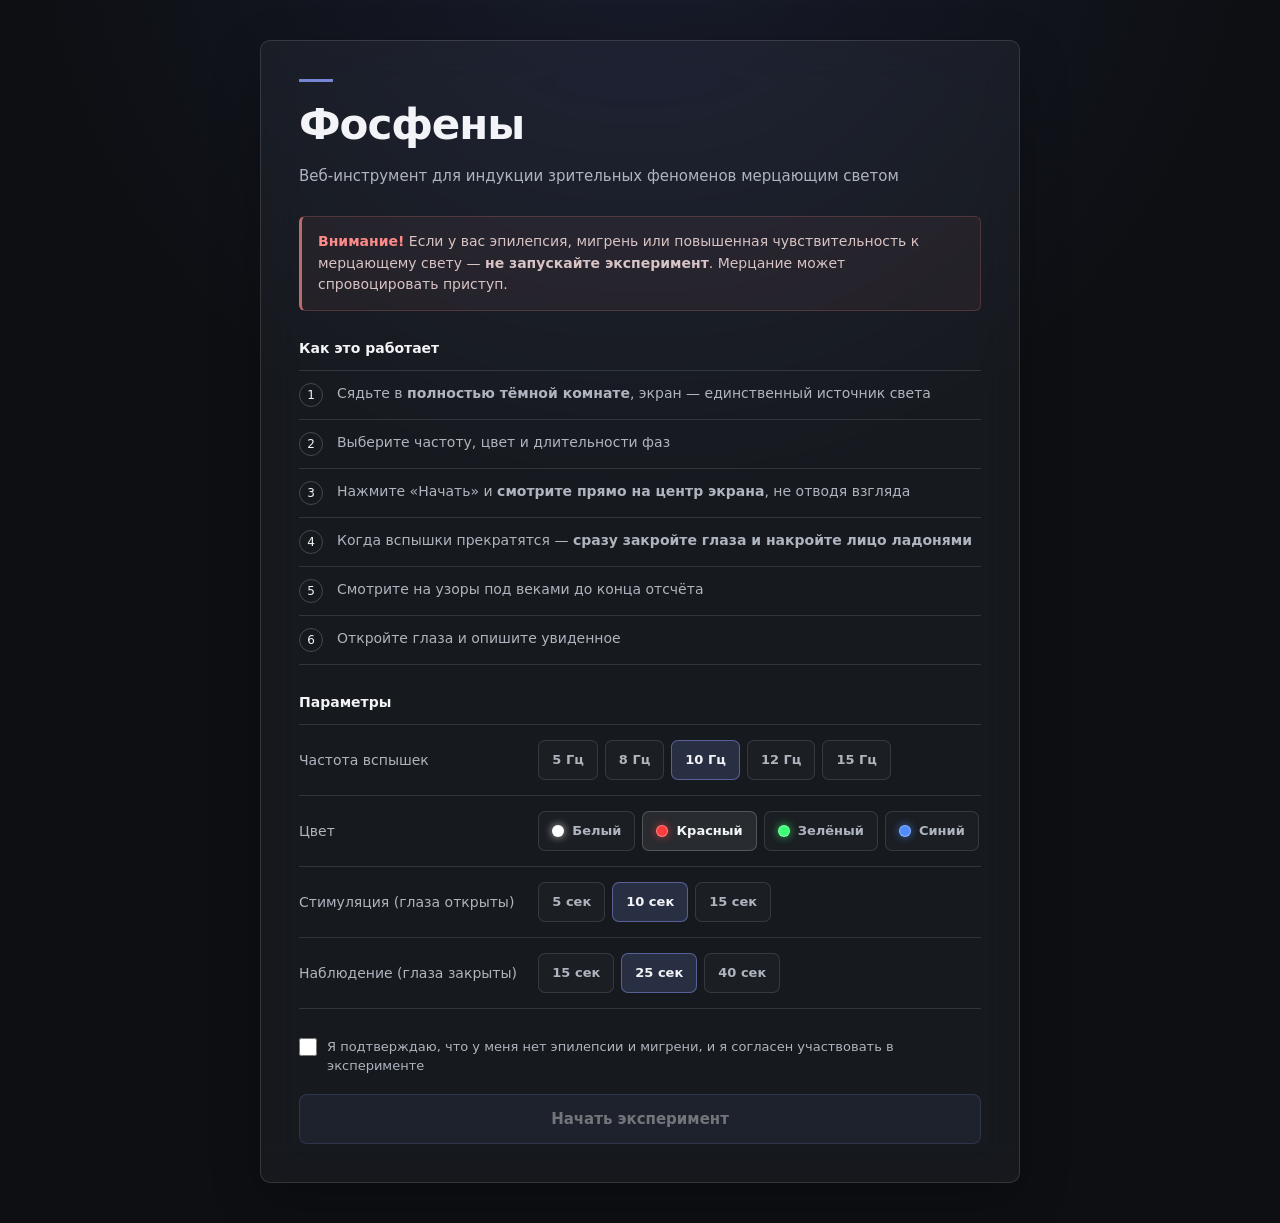
<file: index.html>
<!DOCTYPE html>
<html lang="ru">
<head>
  <meta charset="UTF-8">
  <meta name="viewport" content="width=device-width, initial-scale=1.0, viewport-fit=cover">
  <title>Фосфены — Эксперимент</title>
  <link rel="stylesheet" href="css/glass.css">
  <link rel="stylesheet" href="css/main.css">
</head>
<body>

<div class="center">
  <div class="glass main-card">

    <div class="hero">
      <div class="hero-mark" aria-hidden="true"></div>
      <h1>Фосфены</h1>
      <p class="subtitle">Веб-инструмент для индукции зрительных феноменов мерцающим светом</p>
    </div>

    <div class="warning-block">
      
      <div class="warning-text">
        <strong>Внимание!</strong> Если у вас эпилепсия, мигрень или
        повышенная чувствительность к мерцающему свету — <b>не запускайте эксперимент</b>.
        Мерцание может спровоцировать приступ.
      </div>
    </div>

    <div class="instructions">
      <h3>Как это работает</h3>
      <ol class="steps">
        <li><span class="step-num">1</span><span class="step-text">Сядьте в <b>полностью тёмной комнате</b>, экран — единственный источник света</span></li>
        <li><span class="step-num">2</span><span class="step-text">Выберите частоту, цвет и длительности фаз</span></li>
        <li><span class="step-num">3</span><span class="step-text">Нажмите «Начать» и <b>смотрите прямо на центр экрана</b>, не отводя взгляда</span></li>
        <li><span class="step-num">4</span><span class="step-text">Когда вспышки прекратятся — <b>сразу закройте глаза и накройте лицо ладонями</b></span></li>
        <li><span class="step-num">5</span><span class="step-text">Смотрите на узоры под веками до конца отсчёта</span></li>
        <li><span class="step-num">6</span><span class="step-text">Откройте глаза и опишите увиденное</span></li>
      </ol>
    </div>

    <div class="settings">
      <h3>Параметры</h3>

      <div class="setting-row">
        <label>Частота вспышек</label>
        <div class="freq-buttons" id="freqButtons"></div>
      </div>

      <div class="setting-row">
        <label>Цвет</label>
        <div class="color-buttons" id="colorButtons"></div>
      </div>

      <div class="setting-row">
        <label>Стимуляция (глаза открыты)</label>
        <div class="freq-buttons" id="stimButtons"></div>
      </div>

      <div class="setting-row">
        <label>Наблюдение (глаза закрыты)</label>
        <div class="freq-buttons" id="obsButtons"></div>
      </div>
    </div>

    <label class="consent">
      <input type="checkbox" id="consentCheck">
      <span>Я подтверждаю, что у меня нет эпилепсии и мигрени, и я согласен участвовать в эксперименте</span>
    </label>

    <button class="btn btn-primary btn-start" id="startBtn" disabled>
      Начать эксперимент
    </button>

  </div>
</div>

<script src="js/config.js"></script>
<script src="js/main.js"></script>
</body>
</html>
</file>
<file: css/glass.css>
/* PHOSPHENE LAB — restrained liquid glass */
:root {
  --bg: #0d0f13;
  --bg-soft: #15181d;
  --surface: rgba(255,255,255,.045);
  --surface-hover: rgba(255,255,255,.075);
  --line: rgba(255,255,255,.12);
  --line-strong: rgba(255,255,255,.2);
  --text: #f2f4f7;
  --text-2: #aeb5bf;
  --text-3: #7c848f;
  --accent: #8ea1ff;
  --accent-soft: rgba(142,161,255,.16);
  --danger: #ff8a8a;
  --radius: 10px;
  --font: Inter, "Segoe UI", system-ui, -apple-system, BlinkMacSystemFont, sans-serif;
}

* { box-sizing: border-box; }
html, body { width:100%; min-height:100%; margin:0; }
body {
  font-family: var(--font);
  color: var(--text);
  background:
    radial-gradient(circle at 50% -10%, rgba(120,140,255,.11), transparent 42%),
    var(--bg);
  overflow-x:hidden;
  -webkit-text-size-adjust:100%;
}

body::before { display:none; }
body::after { display:none; }

.glass {
  background: var(--surface);
  border: 1px solid var(--line);
  border-radius: var(--radius);
  backdrop-filter: blur(18px) saturate(130%);
  -webkit-backdrop-filter: blur(18px) saturate(130%);
  box-shadow: 0 16px 50px rgba(0,0,0,.24);
}

.btn {
  appearance:none;
  display:inline-flex;
  align-items:center;
  justify-content:center;
  min-height:46px;
  padding:11px 18px;
  gap:8px;
  font:600 15px/1.2 var(--font);
  color:var(--text);
  background:rgba(255,255,255,.045);
  border:1px solid var(--line);
  border-radius:8px;
  cursor:pointer;
  touch-action:manipulation;
  transition:background .16s ease,border-color .16s ease,transform .16s ease;
}
.btn:hover:not(:disabled) { background:var(--surface-hover); border-color:var(--line-strong); }
.btn:active:not(:disabled) { transform:translateY(1px); }
.btn:focus-visible { outline:2px solid var(--accent); outline-offset:2px; }
.btn-primary { background:var(--accent-soft); border-color:rgba(142,161,255,.4); }
.btn:disabled { opacity:.42; cursor:not-allowed; }

h1,h2,h3 { margin:0; font-weight:650; letter-spacing:-.025em; }
h1 { font-size:clamp(28px,5vw,42px); }
h2 { font-size:clamp(21px,3.5vw,30px); }
h3 { font-size:14px; }
.center {
  min-height:100svh;
  display:flex;
  align-items:center;
  justify-content:center;
  padding:clamp(16px,4vw,40px);
}
.hidden { display:none !important; }
.text-center { text-align:center; }
.text-muted { color:var(--text-3); }
.text-secondary { color:var(--text-2); }

@media (prefers-reduced-motion: reduce) {
  *, *::before, *::after { animation-duration:.01ms !important; transition-duration:.01ms !important; }
}
</file>
<file: css/main.css>
/* Main page — simple structure, buttons remain */
.main-card {
  width:min(100%, 760px);
  padding:clamp(22px,4vw,38px);
}

.hero { text-align:left; margin-bottom:28px; }
.hero-mark {
  width:34px; height:3px; margin-bottom:18px;
  background:var(--accent);
  opacity:.8;
}
.hero h1 { margin-bottom:10px; }
.subtitle {
  max-width:650px;
  color:var(--text-2);
  font-size:15px;
  line-height:1.6;
}

.warning-block {
  display:flex;
  gap:12px;
  padding:14px 16px;
  margin-bottom:28px;
  background:rgba(255,138,138,.055);
  border:1px solid rgba(255,138,138,.2);
  border-left:3px solid rgba(255,138,138,.7);
  border-radius:6px;
}
.warning-text { font-size:14px; line-height:1.55; color:#d8c4c4; }
.warning-text strong { color:var(--danger); }

.instructions, .settings { margin-bottom:28px; }
.instructions h3, .settings h3 {
  margin-bottom:12px;
  color:var(--text);
  text-transform:none;
  letter-spacing:0;
}
.steps {
  list-style:none; padding:0; margin:0;
  display:grid; gap:0;
  border-top:1px solid var(--line);
}
.steps li {
  display:grid;
  grid-template-columns:28px 1fr;
  gap:10px;
  align-items:start;
  padding:12px 0;
  border-bottom:1px solid var(--line);
  font-size:14px;
  line-height:1.5;
  color:var(--text-2);
}
.step-num {
  width:24px; height:24px;
  display:grid; place-items:center;
  border:1px solid var(--line-strong);
  border-radius:50%;
  font-size:12px;
  color:var(--text);
}

.setting-row {
  display:grid;
  grid-template-columns:minmax(170px,1fr) minmax(0,2fr);
  align-items:center;
  gap:18px;
  padding:15px 0;
  border-top:1px solid var(--line);
}
.setting-row:last-child { border-bottom:1px solid var(--line); }
.setting-row > label { font-size:14px; color:var(--text-2); }

.freq-buttons,.color-buttons {
  display:flex; flex-wrap:wrap; gap:7px;
  justify-content:flex-start;
}
.freq-btn,.color-btn,.duration-btn {
  min-height:40px;
  padding:8px 13px;
  font:600 13px/1 var(--font);
  color:var(--text-2);
  background:rgba(255,255,255,.025);
  border:1px solid var(--line);
  border-radius:7px;
  cursor:pointer;
  touch-action:manipulation;
}
.freq-btn:hover,.color-btn:hover,.duration-btn:hover {
  background:var(--surface-hover); color:var(--text);
}
.freq-btn.active,.duration-btn.active {
  background:var(--accent-soft);
  border-color:rgba(142,161,255,.45);
  color:var(--text);
  box-shadow:none;
}
.color-btn { display:inline-flex; align-items:center; gap:8px; }
.color-btn .dot {
  width:12px; height:12px; border-radius:50%;
  border:1px solid rgba(255,255,255,.35);
}
.color-btn.active { background:rgba(255,255,255,.08); border-color:var(--line-strong); color:var(--text); }

.consent {
  display:flex; align-items:flex-start; gap:10px;
  margin:0 0 18px; padding:0;
  font-size:13px; line-height:1.5; color:var(--text-2);
  cursor:pointer;
}
.consent input {
  width:18px; height:18px; flex:0 0 auto;
  margin:1px 0 0; accent-color:var(--accent);
}
.btn-start { width:100%; min-height:50px; }

@media (max-width:700px) {
  .setting-row { grid-template-columns:1fr; gap:10px; }
}
@media (max-width:430px) {
  .main-card { padding:20px 16px; }
  .steps li { font-size:13px; }
  .freq-btn,.color-btn,.duration-btn { min-height:42px; padding:9px 11px; }
}
@media (orientation:landscape) and (max-height:600px) {
  .center { align-items:flex-start; }
  .main-card { margin:14px 0; }
}


/* Layout safety: prevent text overlap at every viewport size */
.instructions,
.settings,
.warning-block,
.steps,
.steps li,
.setting-row {
  position:relative;
  width:100%;
  min-width:0;
}

.instructions h3,
.settings h3 {
  display:block;
  position:relative;
  z-index:1;
  line-height:1.35;
}

@media (max-width:520px) {
  .main-card {
    width:100%;
    max-width:100%;
  }

  .hero {
    margin-bottom:24px;
  }

  .instructions,
  .settings {
    margin-bottom:24px;
  }

  .steps li {
    gap:10px;
    padding:12px 0;
  }

  .step-num {
    flex:0 0 24px;
  }

  .warning-block {
    align-items:flex-start;
  }
}

@media (max-width:360px) {
  .main-card {
    padding-left:14px;
    padding-right:14px;
  }

  .steps li {
    font-size:13px;
  }

  .setting-row {
    padding:12px 0;
  }
}


/* Instruction rows: number and text are separate flex items */
.steps li .step-num {
  flex: 0 0 24px;
}
.steps li .step-text {
  display:block;
  flex:1 1 auto;
  min-width:0;
  max-width:100%;
  overflow-wrap:anywhere;
  word-break:normal;
}
</file>
<file: css/experiment.css>
/* Experiment screen — minimal controls, responsive */
body.experiment-mode { background:#000; overflow:hidden; }
body.experiment-mode::before, body.experiment-mode::after { display:none; }

#flashCanvas {
  position:fixed; inset:0; width:100%; height:100%; display:block; background:#000; z-index:1;
}

.exp-header {
  position:fixed; top:max(12px, env(safe-area-inset-top)); left:12px; right:12px;
  z-index:10; display:grid; grid-template-columns:auto minmax(80px,260px) auto;
  align-items:center; gap:10px; padding:9px 11px;
  background:rgba(10,10,10,.42); border:1px solid rgba(255,255,255,.12);
  border-radius:6px; backdrop-filter:blur(12px); -webkit-backdrop-filter:blur(12px);
  opacity:.35; transition:opacity .2s ease;
}
.exp-header:hover,.exp-header:focus-within { opacity:1; }
.exp-timer { font:600 13px/1 ui-monospace,SFMono-Regular,Consolas,monospace; color:#fff; min-width:46px; }
.exp-progress-bar { width:100%; height:3px; background:rgba(255,255,255,.12); overflow:hidden; }
.exp-progress-fill { height:100%; width:0; background:#b8c2ff; transition:width .2s linear; }
.exp-status { font-size:12px; color:rgba(255,255,255,.75); }

.center-hint {
  position:fixed; inset:0; z-index:5; display:flex; flex-direction:column;
  align-items:center; justify-content:center; padding:24px; text-align:center; pointer-events:none;
}
.center-hint h2 { font-size:clamp(22px,5vw,34px); margin-bottom:9px; color:#fff; text-shadow:0 2px 18px #000; }
.center-hint p { margin:4px 0; color:rgba(255,255,255,.72); font-size:clamp(14px,2.5vw,17px); line-height:1.5; text-shadow:0 2px 14px #000; }

.btn-stop {
  position:fixed; right:max(12px, env(safe-area-inset-right)); bottom:max(12px, env(safe-area-inset-bottom));
  z-index:20; min-height:42px; padding:9px 15px; font-size:13px;
  background:rgba(40,10,10,.55); border-color:rgba(255,120,120,.28); color:#ffd0d0;
}

.finish-overlay {
  position:fixed; inset:0; z-index:30; display:flex; align-items:center; justify-content:center;
  padding:24px; background:rgba(0,0,0,.9);
}
.finish-card {
  width:min(100%,460px); padding:28px 24px; text-align:left;
  border-radius:8px;
}
.finish-card h2 { margin-bottom:12px; }
.finish-card p { color:var(--text-2); line-height:1.6; margin:0 0 20px; }

@media (max-width:600px) {
  .exp-header { grid-template-columns:1fr auto; }
  .exp-status { grid-column:1/-1; grid-row:1; }
  .exp-progress-bar { grid-column:1; grid-row:2; }
  .exp-timer { grid-column:2; grid-row:2; }
}


/* Keep the phase signal visual UI unobtrusive. */
.exp-header { user-select:none; }
</file>
<file: css/result.css>
/* Result page */
.result-wrap {
  min-height:100svh;
  padding:clamp(18px,4vw,36px);
  display:flex; flex-direction:column; align-items:center; gap:18px;
}
.result-container { width:min(100%,620px); padding:clamp(20px,4vw,32px); }
.result-card {
  padding:clamp(18px,4vw,28px);
  background:rgba(255,255,255,.025);
  border:1px solid var(--line);
  border-radius:8px;
  margin-bottom:18px;
}
.result-header {
  display:flex; align-items:center; justify-content:space-between; gap:12px;
  margin-bottom:22px; padding-bottom:16px; border-bottom:1px solid var(--line);
}
.result-logo { display:flex; align-items:center; gap:9px; font-size:13px; font-weight:700; letter-spacing:.04em; color:var(--text-2); }
.result-mark { width:24px; height:3px; background:var(--accent); display:inline-block; }
.result-id {
  font:12px/1.2 ui-monospace,SFMono-Regular,Consolas,monospace;
  color:var(--text-3); padding:6px 8px;
  background:rgba(255,255,255,.025); border:1px solid var(--line); border-radius:5px;
}
.result-title { font-size:21px; margin-bottom:18px; }
.result-rows { display:flex; flex-direction:column; }
.result-row {
  display:flex; justify-content:space-between; align-items:center; gap:16px;
  padding:11px 0; border-bottom:1px solid rgba(255,255,255,.07);
  font-size:14px;
}
.result-label { color:var(--text-2); display:flex; align-items:center; gap:8px; }
.result-value { color:var(--text); font-weight:650; text-align:right; }
.result-value.accent { color:#b9c3ff; }
.result-color-dot { width:11px; height:11px; border-radius:50%; border:1px solid rgba(255,255,255,.35); }
.result-footer {
  margin-top:18px; padding-top:15px; border-top:1px solid var(--line);
  color:var(--text-3); font-size:12px; line-height:1.5;
}
.result-actions { display:flex; flex-direction:column; gap:9px; }
.action-hint {
  padding:12px 0; color:var(--text-2); font-size:13px; line-height:1.55;
  border-top:1px solid var(--line); border-bottom:1px solid var(--line);
}
.action-hint strong { color:var(--text); }
.btn-back { align-self:center; font-size:13px; opacity:.75; text-decoration:none; }

@media (max-width:520px) {
  .result-row { align-items:flex-start; flex-direction:column; gap:4px; }
  .result-value { text-align:left; }
}
</file>
